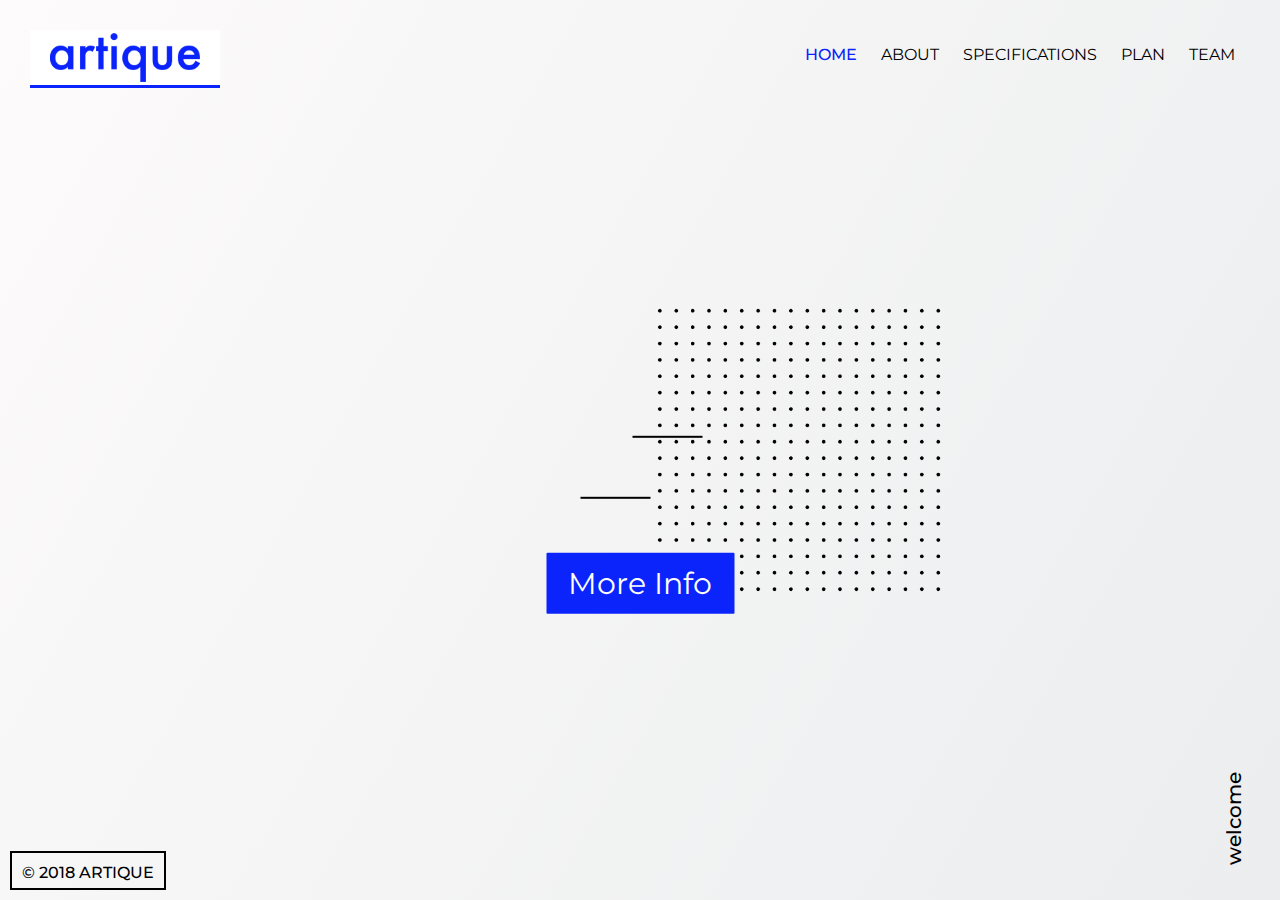
<file: index.html>
<!DOCTYPE html>
<html>
    <head>
        <title>ARTIQUE | HOME</title>
        <meta name="viewport" content="width=device-width, initial-scale=1, maximum-scale=1">
        <meta http-equiv="Content-Type" content="text/html; charset=utf-8"/>
        <link rel="stylesheet" type="text/css" href="css/index.css">
        <link rel="stylesheet" type="text/css" href="css/header.css">
        <link href="https://fonts.googleapis.com/css?family=Montserrat:400,500,700" rel="stylesheet">
        <link rel="shortcut icon" href="images/favicon.png"/>
    </head>
    <body>
        <div class="mobile-menu">
            <a href="index.html">HOME</a>
            <a href="about.html">ABOUT</a>
            <a href="specifications.html">SPECIFICATIONS</a>
            <a href="plan.html">PLAN</a>
            <a href="team.html">TEAM</a>
        </div>
        <section class="main-container">
            <a href="index.html">
                <img class="logo" src="images/artique-logo-main-blue.png">
            </a>
            <div class="nav-bar">
                <a href="index.html">HOME</a>
                <a href="about.html">ABOUT</a>
                <a href="specifications.html">SPECIFICATIONS</a>
                <a href="plan.html">PLAN</a>
                <a href="team.html">TEAM</a>
            </div>
            <div onclick="menutoggle();" id="hamburger" class="hamburger hamburger--slider">
                <div class="hamburger-box">
                    <div class="hamburger-inner"></div>
                </div>
            </div>
            <div class="left-side"></div>
            <div class="center-text">
                <h1><span class="thin fade-in-two">THIS IS </span><span class="primary fade-in">ARTIQUE</span></h1>
                <br>
                <div class="underline-1 side-to-side"></div>
                <br>
                <h2 class="fade-in-three">Where artists meet</h2>
                <br>
                <div class="underline-2 inverse-side-to-side"></div>
                <br>
                <a href="about.html">
                    <div class="more-info-button">More Info</div>
                </a>
            </div>
            <p class="welcome">welcome</p>
            <div class="right-vertical-line expand-up"></div>
            <p class="copyright">© 2018 ARTIQUE</p>
            <img class="dots" src="images/dots.png">
        </section>
        <script type="text/javascript" src="https://code.jquery.com/jquery-3.2.1.min.js"></script>
        <script type="text/javascript" src="js/header.js"></script>
    </body>
</html>
</file>
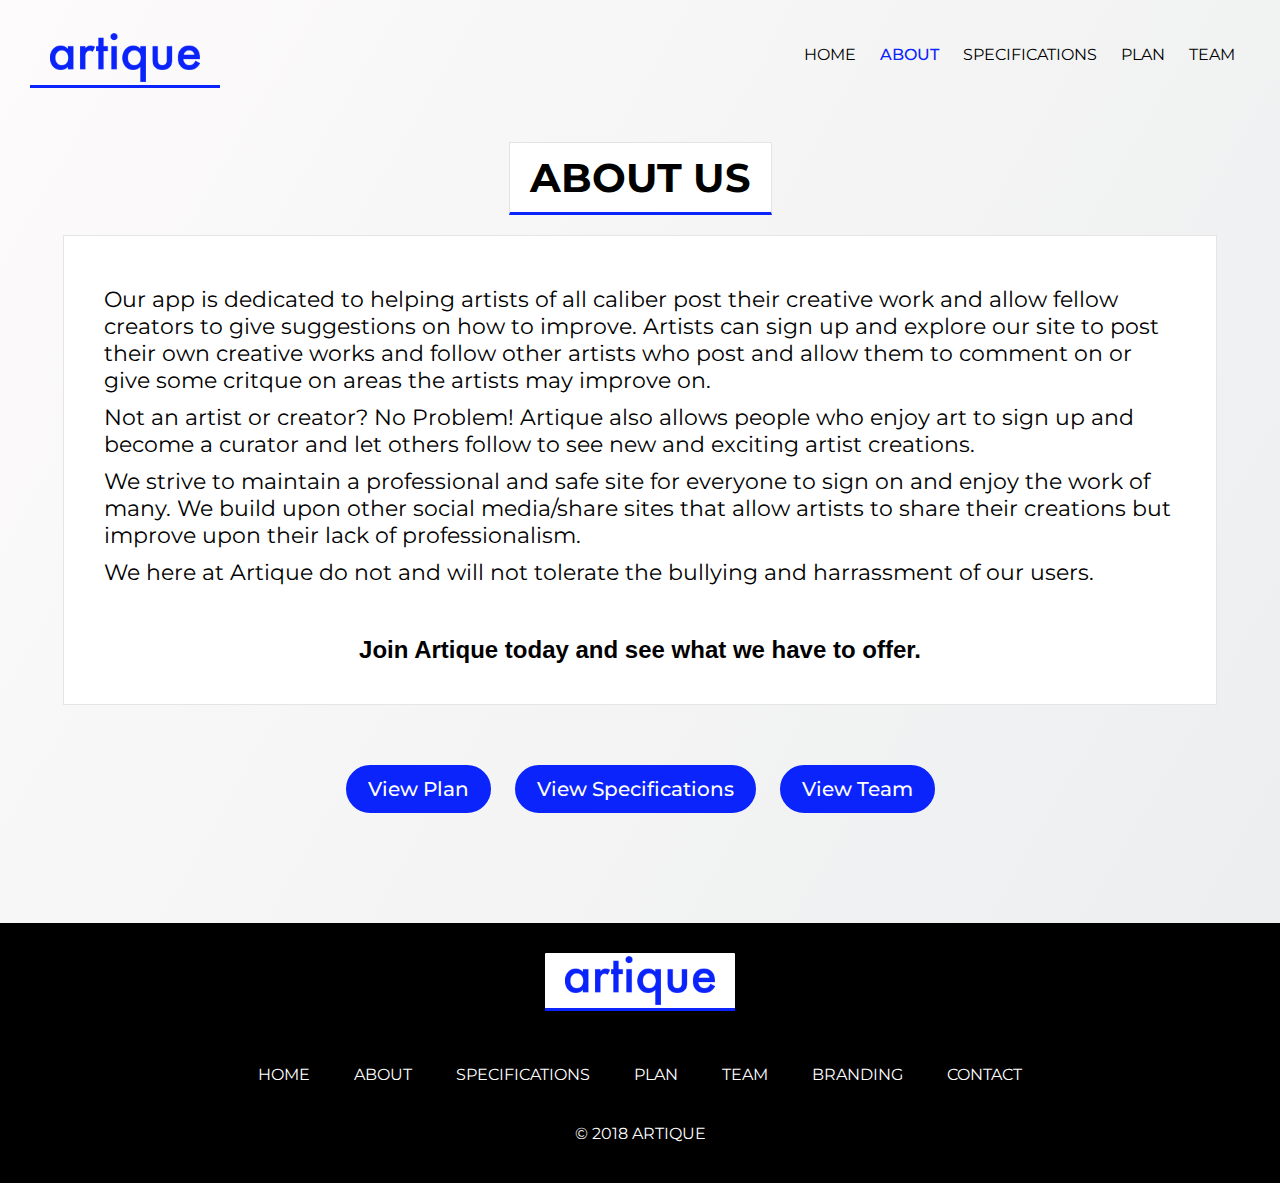
<file: about.html>
<!DOCTYPE html>
<html>
    <head>
        <title>ARTIQUE | ABOUT</title>
        <meta name="viewport" content="width=device-width, initial-scale=1, maximum-scale=1">
        <meta http-equiv="Content-Type" content="text/html; charset=utf-8"/>
        <link rel="stylesheet" type="text/css" href="css/about.css">
        <link rel="stylesheet" type="text/css" href="css/header.css">
        <link rel="stylesheet" type="text/css" href="css/footer.css">
        <link href="https://fonts.googleapis.com/css?family=Montserrat:400,500,700" rel="stylesheet">
        <link rel="shortcut icon" href="images/favicon.png"/>
    </head>
    <body>
        <div class="mobile-menu">
            <a href="index.html">HOME</a>
            <a href="about.html">ABOUT</a>
            <a href="specifications.html">SPECIFICATIONS</a>
            <a href="plan.html">PLAN</a>
            <a href="team.html">TEAM</a>
        </div>
        <section class="main-container">
            <a href="index.html">
                <img class="logo" src="images/artique-logo-main-blue.png">
            </a>
            <div class="nav-bar">
                <a href="index.html">HOME</a>
                <a href="about.html">ABOUT</a>
                <a href="specifications.html">SPECIFICATIONS</a>
                <a href="plan.html">PLAN</a>
                <a href="team.html">TEAM</a>
            </div>
            <div onclick="menutoggle();" id="hamburger" class="hamburger hamburger--slider">
                <div class="hamburger-box">
                    <div class="hamburger-inner"></div>
                </div>
            </div>
            <!-- START HERE -->
            <div class="about-main">
                <h1 class="main-title">ABOUT US</h1>
                <div class="info-container">
                    <p>Our app is dedicated to helping artists of all caliber post their creative work and allow fellow creators to give suggestions on how to improve. Artists can sign up and explore our site to post their own creative works and follow other artists who post and allow them to comment on or give some critque on areas the artists may improve on.</p>
                    <p>Not an artist or creator? No Problem! Artique also allows people who enjoy art to sign up and become a curator and let others follow to see new and exciting artist creations.</p>
                    <p>We strive to maintain a professional and safe site for everyone to sign on and enjoy the work of many. We build upon other social media/share sites that allow artists to share their creations but improve upon their lack of professionalism.</p>
                    <p>We here at Artique do not and will not tolerate the bullying and harrassment of our users.</p>
                    <h2 class="center-text arial">Join Artique today and see what we have to offer.</h2>
                </div>
            </div>
            <div class="primary-btn-container">
                <a href="plan.html" class="primary-btn">View Plan</a>
                <a href="specifications.html" class="primary-btn">View Specifications</a>
                <a href="team.html" class="primary-btn">View Team</a>
            </div>
        </section>
        <div class="footer">
            <a href="index.html">
                <img class="logo" src="images/artique-logo-main-blue.png">
            </a>
            <br>
            <div class="link-container">
                <a href="index.html">HOME</a>
                <a href="about.html">ABOUT</a>
                <a href="specifications.html">SPECIFICATIONS</a>
                <a href="plan.html">PLAN</a>
                <a href="team.html">TEAM</a>
                <a href="branding.html">BRANDING</a>
                <a href="contact.html">CONTACT</a>
            </div>
            <p class="copyright">© 2018 ARTIQUE</p>
        </div>
        <script type="text/javascript" src="https://code.jquery.com/jquery-3.2.1.min.js"></script>
        <script type="text/javascript" src="js/header.js"></script>
    </body>
</html>
</file>
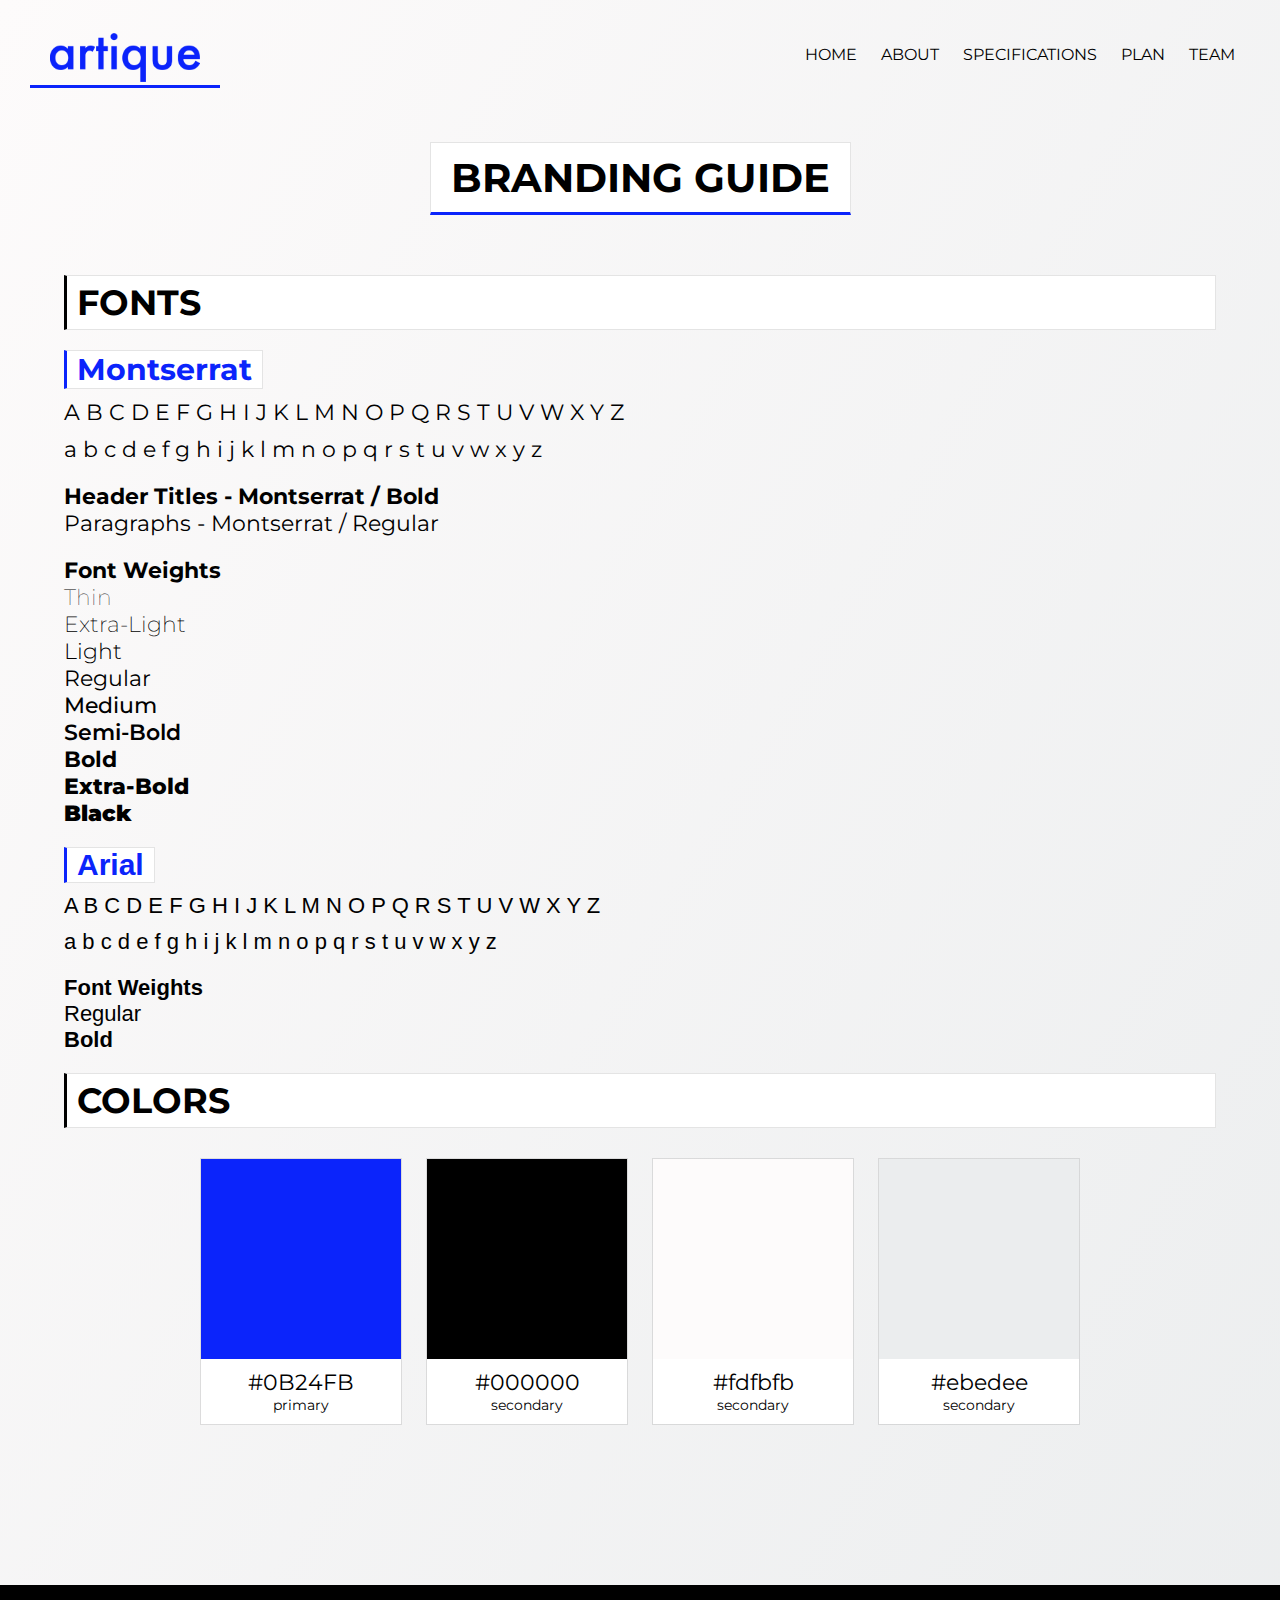
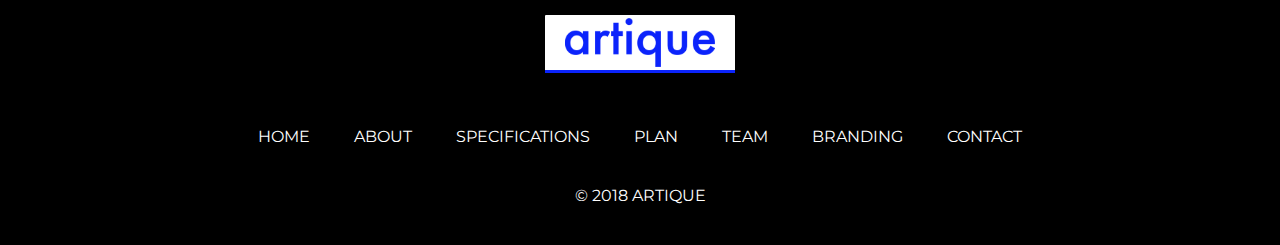
<file: branding.html>
<!DOCTYPE html>
<html>
    <head>
        <title>ARTIQUE | BRANDING</title>
        <meta name="viewport" content="width=device-width, initial-scale=1, maximum-scale=1">
        <meta http-equiv="Content-Type" content="text/html; charset=utf-8" />
        <link rel="stylesheet" type="text/css" href="css/branding.css">
        <link rel="stylesheet" type="text/css" href="css/header.css">
        <link rel="stylesheet" type="text/css" href="css/footer.css">
        <link href="https://fonts.googleapis.com/css?family=Montserrat:100,200,300,400,500,600,700,800,900" rel="stylesheet">
        <link rel="shortcut icon" href="images/favicon.png"/>
    </head>
    <body>
        <div class="mobile-menu">
            <a href="index.html">HOME</a>
            <a href="about.html">ABOUT</a>
            <a href="specifications.html">SPECIFICATIONS</a>
            <a href="plan.html">PLAN</a>
            <a href="team.html">TEAM</a>
        </div>
        <section class="main-container branding-main">
            <a href="index.html">
                <img class="logo" src="images/artique-logo-main-blue.png">
            </a>
            <div class="nav-bar">
                <a href="index.html">HOME</a>
                <a href="about.html">ABOUT</a>
                <a href="specifications.html">SPECIFICATIONS</a>
                <a href="plan.html">PLAN</a>
                <a href="team.html">TEAM</a>
            </div>
            <div onclick="menutoggle();" id="hamburger" class="hamburger hamburger--slider">
                <div class="hamburger-box">
                    <div class="hamburger-inner"></div>
                </div>
            </div>
            <div class="title-container">
                <h1 class="main-title">BRANDING GUIDE</h1>
            </div>
            <div class="branding-guide-container">
                <div class="branding-guide">
                    <h2>FONTS</h2>
                    <h3 class="montserrat">Montserrat</h3>
                    <p class="montserrat abc">A B C D E F G H I J K L M N O P Q R S T U V W X Y Z</p>
                    <p class="montserrat abc">a b c d e f g h i j k l m n o p q r s t u v w x y z</p>
                    <p class="montserrat fw700 bold-title">Header Titles - Montserrat / Bold</p>
                    <p class="montserrat fw400">Paragraphs - Montserrat / Regular</p>
                    <p class="montserrat bold-title fw700">Font Weights</p>
                    <p class="montserrat fw100">Thin</p>
                    <p class="montserrat fw200">Extra-Light</p>
                    <p class="montserrat fw300">Light</p>
                    <p class="montserrat fw400">Regular</p>
                    <p class="montserrat fw500">Medium</p>
                    <p class="montserrat fw600">Semi-Bold</p>
                    <p class="montserrat fw700">Bold</p>
                    <p class="montserrat fw800">Extra-Bold</p>
                    <p class="montserrat fw900">Black</p>
                    
                    <h3 class="arial">Arial</h3>
                    <p class="arial abc">A B C D E F G H I J K L M N O P Q R S T U V W X Y Z</p>
                    <p class="arial abc">a b c d e f g h i j k l m n o p q r s t u v w x y z</p>
                    <p class="arial bold-title fw700">Font Weights</p>
                    <p class="arial fw400">Regular</p>
                    <p class="arial fw700">Bold</p>
                    <h2>COLORS</h2>
                    <div class="color-container">
                        <div class="color-block">
                            <div class="color-block-color color-0B24FB"></div>
                            <div class="color-block-info">
                                <p>#0B24FB</p>
                                <p class="color-block-info-type">primary</p>
                            </div>
                        </div>
                        <div class="color-block">
                            <div class="color-block-color color-000000"></div>
                            <div class="color-block-info">
                                <p>#000000</p>
                                <p class="color-block-info-type">secondary</p>
                            </div>
                        </div>
                        <div class="color-block">
                            <div class="color-block-color color-fdfbfb"></div>
                            <div class="color-block-info">
                                <p>#fdfbfb</p>
                                <p class="color-block-info-type">secondary</p>
                            </div>
                        </div>
                        <div class="color-block">
                            <div class="color-block-color color-ebedee"></div>
                            <div class="color-block-info">
                                <p>#ebedee</p>
                                <p class="color-block-info-type">secondary</p>
                            </div>
                        </div>
                    </div>
                </div>
            </div>
        </section>
        <div class="footer">
            <a href="index.html">
                <img class="logo" src="images/artique-logo-main-blue.png">
            </a>
            <br>
            <div class="link-container">
                <a href="index.html">HOME</a>
                <a href="about.html">ABOUT</a>
                <a href="specifications.html">SPECIFICATIONS</a>
                <a href="plan.html">PLAN</a>
                <a href="team.html">TEAM</a>
                <a href="branding.html">BRANDING</a>
                <a href="contact.html">CONTACT</a>
            </div>
            <p class="copyright">© 2018 ARTIQUE</p>
        </div>
        <script type="text/javascript" src="https://code.jquery.com/jquery-3.2.1.min.js"></script>
        <script type="text/javascript" src="js/header.js"></script>
    </body>
</html>
</file>
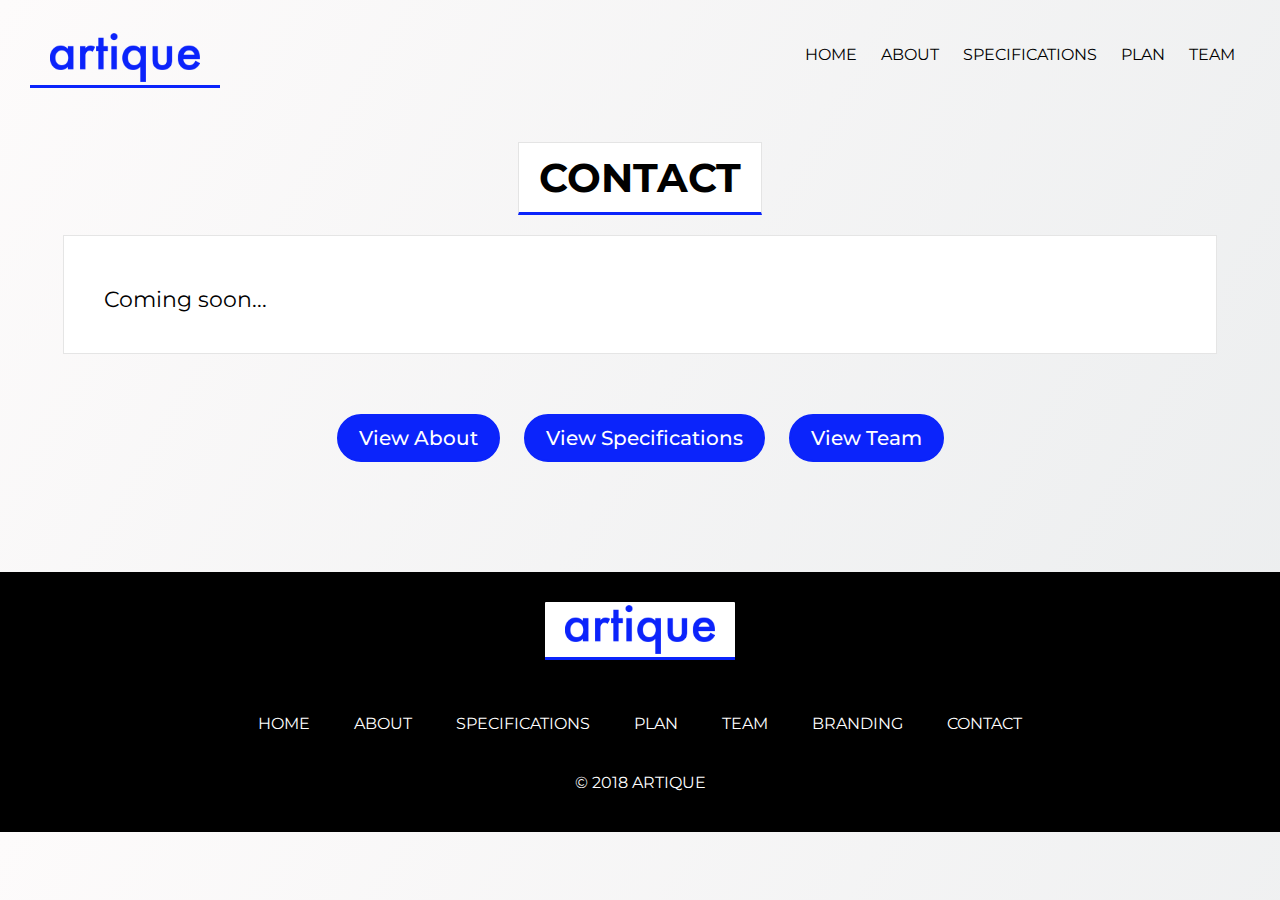
<file: contact.html>
<!DOCTYPE html>
<html>
    <head>
        <title>ARTIQUE | CONTACT</title>
        <meta name="viewport" content="width=device-width, initial-scale=1, maximum-scale=1">
        <meta http-equiv="Content-Type" content="text/html; charset=utf-8"/>
        <link rel="stylesheet" type="text/css" href="css/contact.css">
        <link rel="stylesheet" type="text/css" href="css/header.css">
        <link rel="stylesheet" type="text/css" href="css/footer.css">
        <link href="https://fonts.googleapis.com/css?family=Montserrat:400,500,700" rel="stylesheet">
        <link rel="shortcut icon" href="images/favicon.png"/>
    </head>
    <body>
        <div class="mobile-menu">
            <a href="index.html">HOME</a>
            <a href="about.html">ABOUT</a>
            <a href="specifications.html">SPECIFICATIONS</a>
            <a href="plan.html">PLAN</a>
            <a href="team.html">TEAM</a>
        </div>
        <section class="main-container">
            <a href="index.html">
                <img class="logo" src="images/artique-logo-main-blue.png">
            </a>
            <div class="nav-bar">
                <a href="index.html">HOME</a>
                <a href="about.html">ABOUT</a>
                <a href="specifications.html">SPECIFICATIONS</a>
                <a href="plan.html">PLAN</a>
                <a href="team.html">TEAM</a>
            </div>
            <div onclick="menutoggle();" id="hamburger" class="hamburger hamburger--slider">
                <div class="hamburger-box">
                    <div class="hamburger-inner"></div>
                </div>
            </div>
            <!-- START HERE -->
            <div class="contact-main">
                <h1 class="main-title">CONTACT</h1>
                <div class="info-container">
                    <p>Coming soon...</p>
                </div>
            </div>
            <div class="primary-btn-container">
                <a href="about.html" class="primary-btn">View About</a>
                <a href="specifications.html" class="primary-btn">View Specifications</a>
                <a href="team.html" class="primary-btn">View Team</a>
            </div>
        </section>
        <div class="footer">
            <a href="index.html">
                <img class="logo" src="images/artique-logo-main-blue.png">
            </a>
            <br>
            <div class="link-container">
                <a href="index.html">HOME</a>
                <a href="about.html">ABOUT</a>
                <a href="specifications.html">SPECIFICATIONS</a>
                <a href="plan.html">PLAN</a>
                <a href="team.html">TEAM</a>
                <a href="branding.html">BRANDING</a>
                <a href="contact.html">CONTACT</a>
            </div>
            <p class="copyright">© 2018 ARTIQUE</p>
        </div>
        <script type="text/javascript" src="https://code.jquery.com/jquery-3.2.1.min.js"></script>
        <script type="text/javascript" src="js/header.js"></script>
    </body>
</html>
</file>
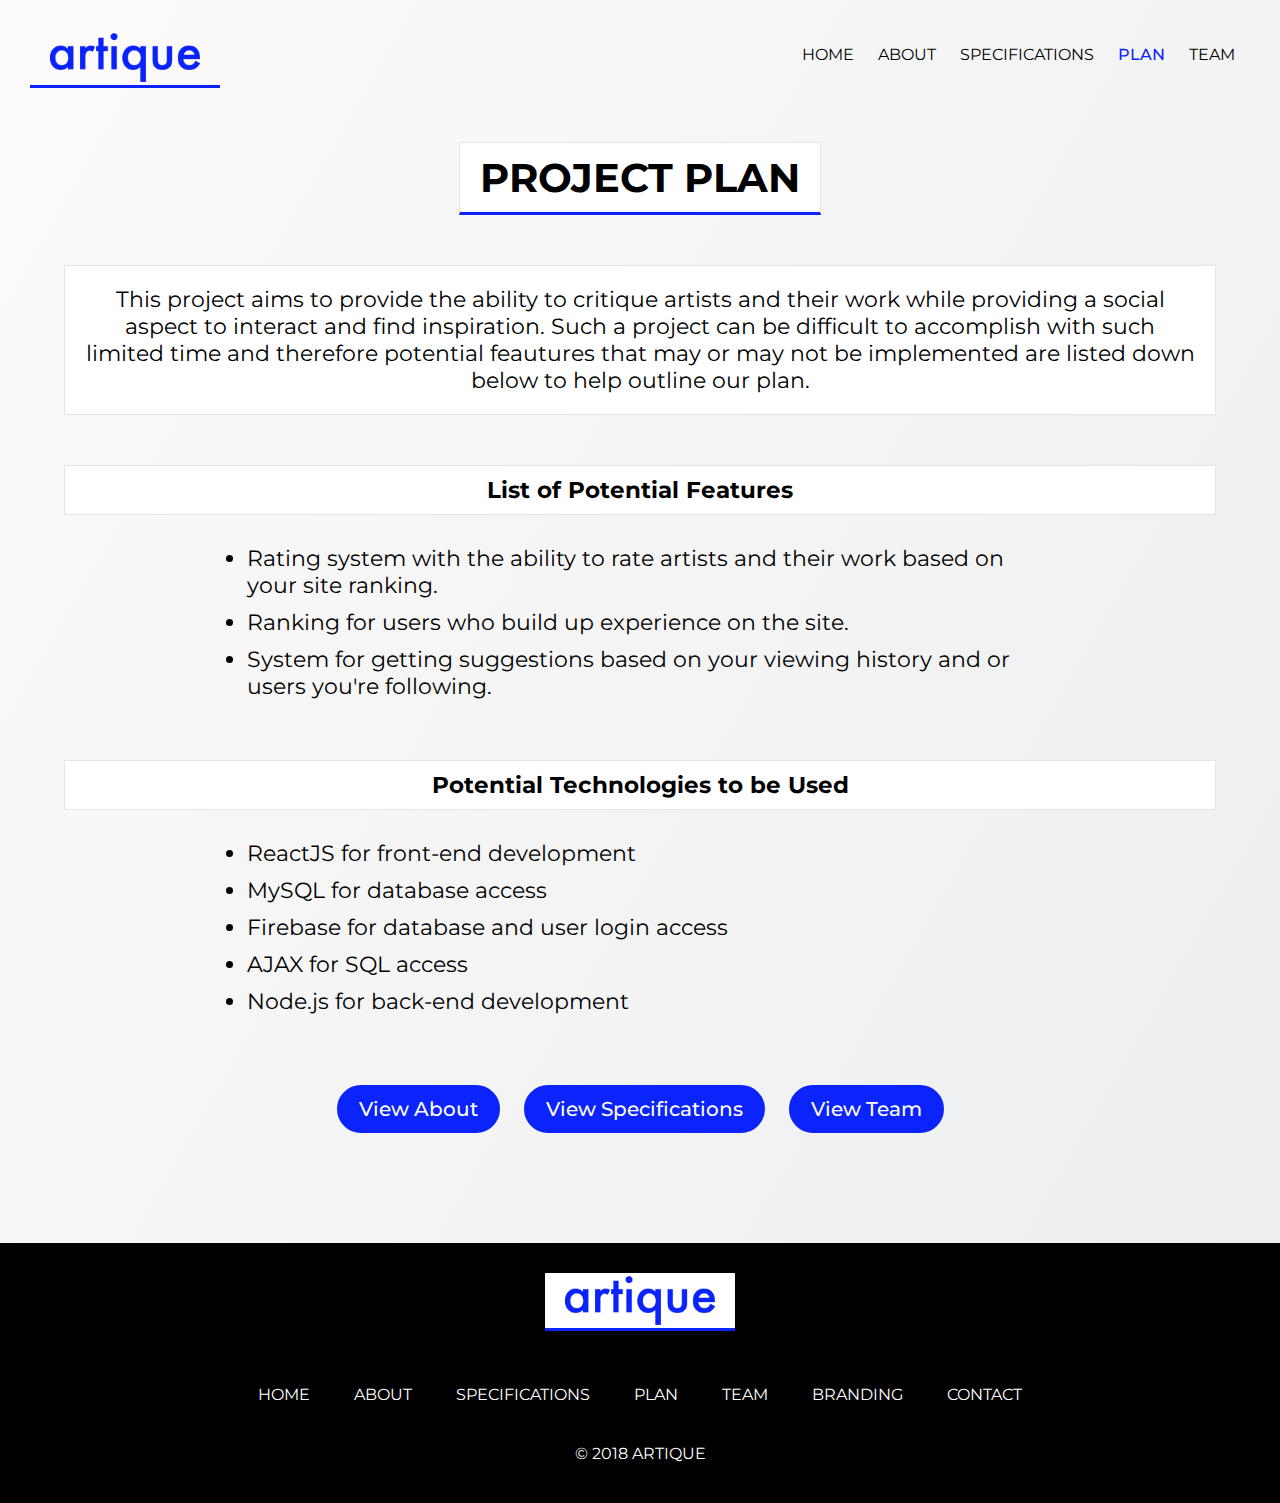
<file: plan.html>
<!DOCTYPE html>
<html>
    <head>
        <title>ARTIQUE | PLAN</title>
        <meta name="viewport" content="width=device-width, initial-scale=1, maximum-scale=1">
        <meta http-equiv="Content-Type" content="text/html; charset=utf-8"/>
        <link rel="stylesheet" type="text/css" href="css/plan.css">
        <link rel="stylesheet" type="text/css" href="css/header.css">
        <link rel="stylesheet" type="text/css" href="css/footer.css">
        <link href="https://fonts.googleapis.com/css?family=Montserrat:400,500,700" rel="stylesheet">
        <link rel="shortcut icon" href="images/favicon.png"/>
    </head>
    <body>
        <div class="mobile-menu">
            <a href="index.html">HOME</a>
            <a href="about.html">ABOUT</a>
            <a href="specifications.html">SPECIFICATIONS</a>
            <a href="plan.html">PLAN</a>
            <a href="team.html">TEAM</a>
        </div>
        <section class="main-container">
            <a href="index.html">
                <img class="logo" src="images/artique-logo-main-blue.png">
            </a>
            <div class="nav-bar">
                <a href="index.html">HOME</a>
                <a href="about.html">ABOUT</a>
                <a href="specifications.html">SPECIFICATIONS</a>
                <a href="plan.html">PLAN</a>
                <a href="team.html">TEAM</a>
            </div>
            <div onclick="menutoggle();" id="hamburger" class="hamburger hamburger--slider">
                <div class="hamburger-box">
                    <div class="hamburger-inner"></div>
                </div>
            </div>
            <!-- START HERE -->
            <div class="plan-main">
                <h1 class="main-title">PROJECT PLAN</h1>
                <div class="info-container">
                    <p class="special-p">This project aims to provide the ability to critique artists and their work while providing a social aspect to interact and find inspiration. Such a project can be difficult to accomplish with such limited time and therefore potential feautures that may or may not be implemented are listed down below to help outline our plan.</p>
                    <h2>List of Potential Features</h2>
                    <ul>
                        <li>Rating system with the ability to rate artists and their work based on your site ranking.</li>
                        <li>Ranking for users who build up experience on the site.</li>
                        <li>System for getting suggestions based on your viewing history and or users you're following.</li>
                    </ul>
                    <h2>Potential Technologies to be Used</h2>
                    <ul>
                        <li>ReactJS for front-end development</li>
                        <li>MySQL for database access</li>
                        <li>Firebase for database and user login access</li>
                        <li>AJAX for SQL access</li>
                        <li>Node.js for back-end development</li>
                    </ul>
                </div>
            </div>
            <div class="primary-btn-container">
                <a href="about.html" class="primary-btn">View About</a>
                <a href="specifications.html" class="primary-btn">View Specifications</a>
                <a href="team.html" class="primary-btn">View Team</a>
            </div>
        </section>
        <div class="footer">
            <a href="index.html">
                <img class="logo" src="images/artique-logo-main-blue.png">
            </a>
            <br>
            <div class="link-container">
                <a href="index.html">HOME</a>
                <a href="about.html">ABOUT</a>
                <a href="specifications.html">SPECIFICATIONS</a>
                <a href="plan.html">PLAN</a>
                <a href="team.html">TEAM</a>
                <a href="branding.html">BRANDING</a>
                <a href="contact.html">CONTACT</a>
            </div>
            <p class="copyright">© 2018 ARTIQUE</p>
        </div>
        <script type="text/javascript" src="https://code.jquery.com/jquery-3.2.1.min.js"></script>
        <script type="text/javascript" src="js/header.js"></script>
    </body>
</html>
</file>
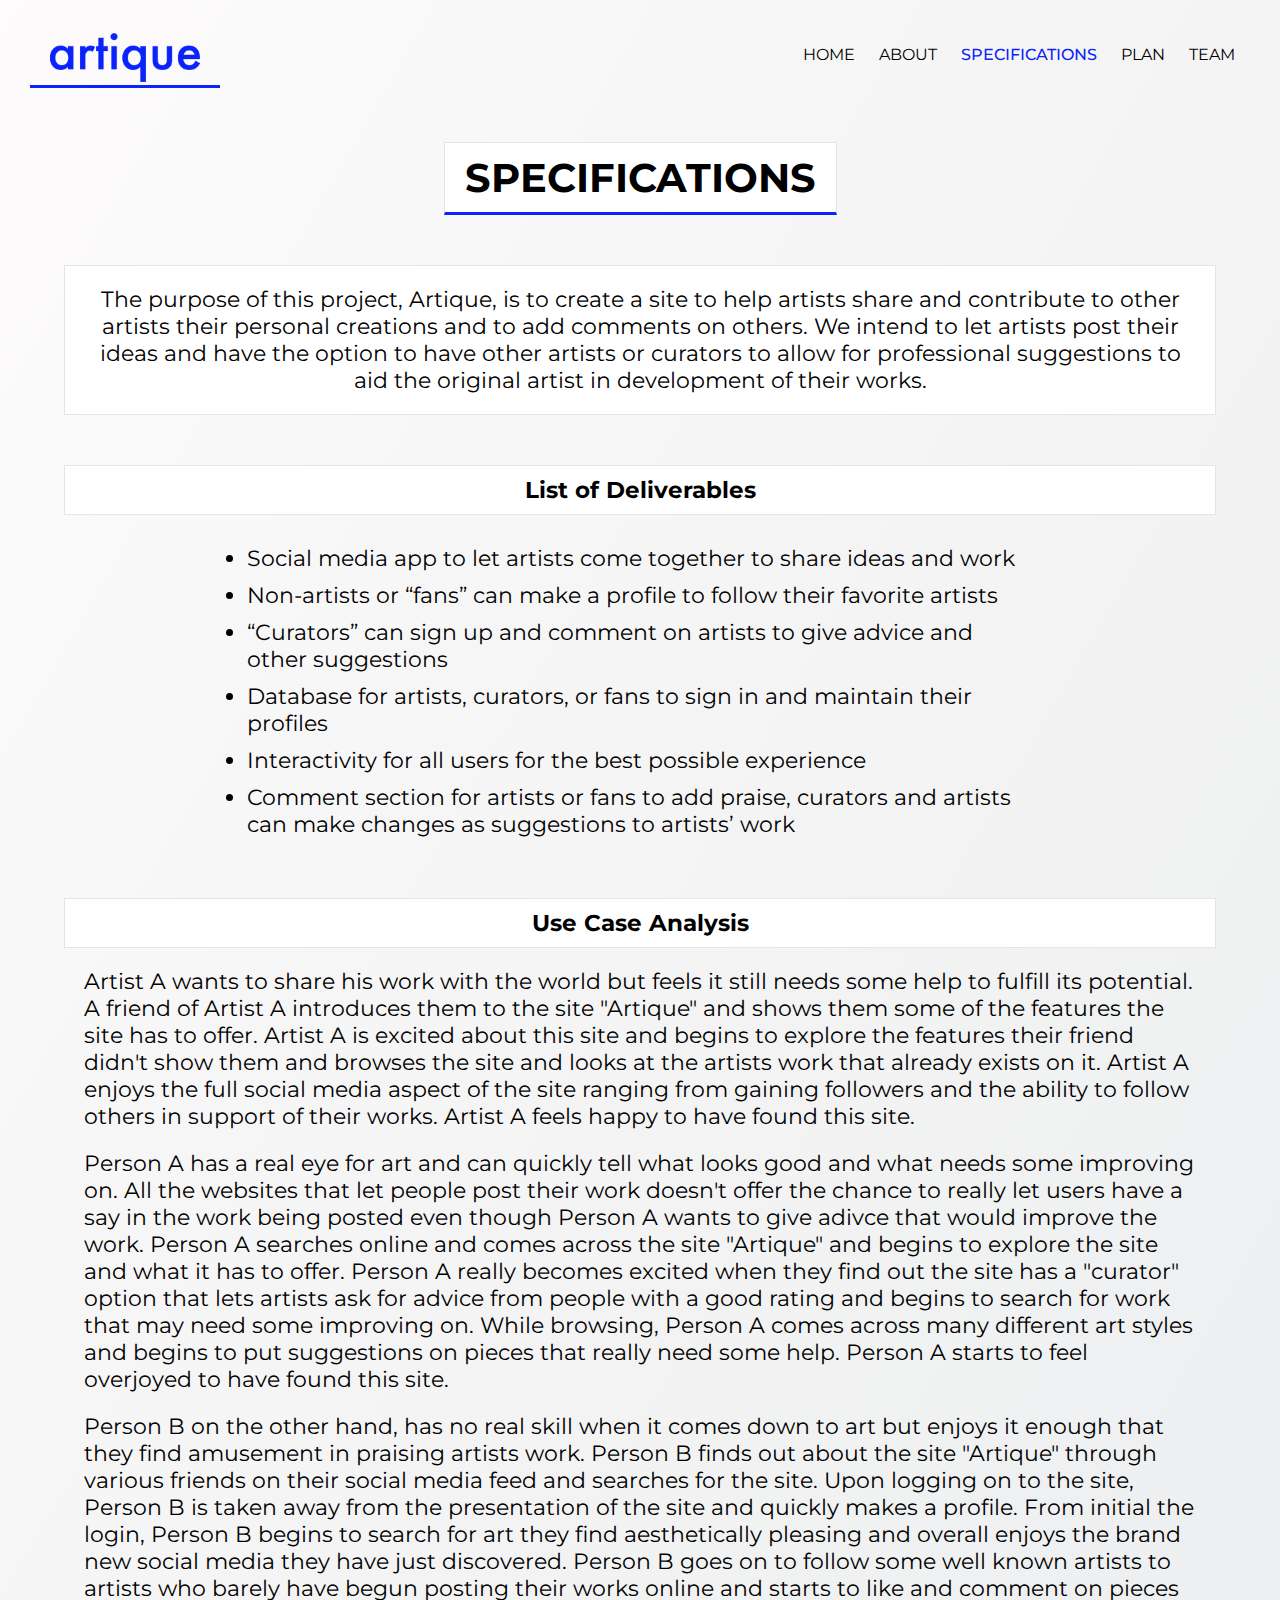
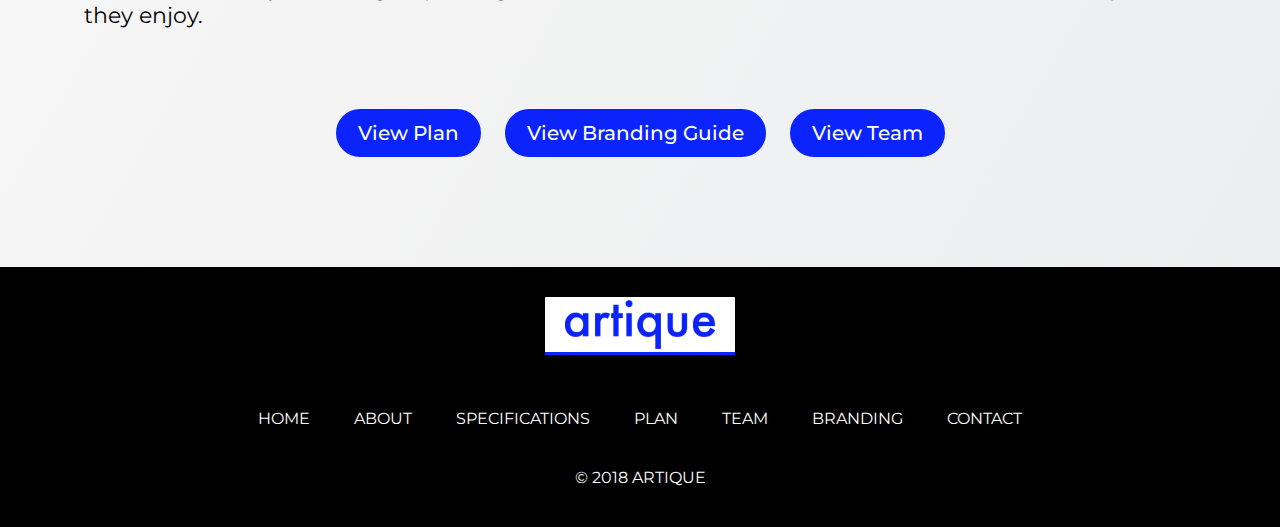
<file: specifications.html>
<!DOCTYPE html>
<html>
    <head>
        <title>ARTIQUE | SPECIFICATIONS</title>
        <meta name="viewport" content="width=device-width, initial-scale=1, maximum-scale=1">
        <meta http-equiv="Content-Type" content="text/html; charset=utf-8"/>
        <link rel="stylesheet" type="text/css" href="css/specifications.css">
        <link rel="stylesheet" type="text/css" href="css/header.css">
        <link rel="stylesheet" type="text/css" href="css/footer.css">
        <link href="https://fonts.googleapis.com/css?family=Montserrat:400,500,700" rel="stylesheet">
        <link rel="shortcut icon" href="images/favicon.png"/>
    </head>
    <body>
        <div class="mobile-menu">
            <a href="index.html">HOME</a>
            <a href="about.html">ABOUT</a>
            <a href="specifications.html">SPECIFICATIONS</a>
            <a href="plan.html">PLAN</a>
            <a href="team.html">TEAM</a>
        </div>
        <section class="main-container">
            <a href="index.html">
                <img class="logo" src="images/artique-logo-main-blue.png">
            </a>
            <div class="nav-bar">
                <a href="index.html">HOME</a>
                <a href="about.html">ABOUT</a>
                <a href="specifications.html">SPECIFICATIONS</a>
                <a href="plan.html">PLAN</a>
                <a href="team.html">TEAM</a>
            </div>
            <div onclick="menutoggle();" id="hamburger" class="hamburger hamburger--slider">
                <div class="hamburger-box">
                    <div class="hamburger-inner"></div>
                </div>
            </div>
            <!-- START HERE -->
            <div class="specifications-main">
                <h1 class="main-title">SPECIFICATIONS</h1>
                <div class="info-container">
                    <p class="special-p">The purpose of this project, Artique, is to create a site to help artists share and contribute to other artists their personal creations and to add comments on others. We intend to let artists post their ideas and have the option to have other artists or curators to allow for professional suggestions to aid the original artist in development of their works.</p>
                    <h2>List of Deliverables</h2>
                    <ul>
                        <li>Social media app to let artists come together to share ideas and work</li>
                        <li>Non-artists or “fans” can make a profile to follow their favorite artists</li>
                        <li>“Curators” can sign up and comment on artists to give advice and other suggestions</li>
                        <li>Database for artists, curators, or fans to sign in and maintain their profiles</li>
                        <li>Interactivity for all users for the best possible experience</li>
                        <li>Comment section for artists or fans to add praise, curators and artists can make changes as suggestions to artists’ work</li>
                    </ul>
                    <h2>Use Case Analysis</h2>
                    <p class="extra-margin">Artist A wants to share his work with the world but feels it still needs some help to fulfill its potential. A friend of Artist A introduces them to the site "Artique" and shows them some of the features the site has to offer. Artist A is excited about this site and begins to explore the features their friend didn't show them and browses the site and looks at the artists work that already exists on it. Artist A enjoys the full social media aspect of the site ranging from gaining followers and the ability to follow others in support of their works. Artist A feels happy to have found this site.</p>
                    <p class="extra-margin">Person A has a real eye for art and can quickly tell what looks good and what needs some improving on. All the websites that let people post their work doesn't offer the chance to really let users have a say in the work being posted even though Person A wants to give adivce that would improve the work. Person A searches online and comes across the site "Artique" and begins to explore the site and what it has to offer. Person A really becomes excited when they find out the site has a "curator" option that lets artists ask for advice from people with a good rating and begins to search for work that may need some improving on. While browsing, Person A comes across many different art styles and begins to put suggestions on pieces that really need some help. Person A starts to feel overjoyed to have found this site.</p>
                    <p class="extra-margin extra-margin-bottom">Person B on the other hand, has no real skill when it comes down to art but enjoys it enough that they find amusement in praising artists work. Person B finds out about the site "Artique" through various friends on their social media feed and searches for the site. Upon logging on to the site, Person B is taken away from the presentation of the site and quickly makes a profile. From initial the login, Person B begins to search for art they find aesthetically pleasing and overall enjoys the brand new social media they have just discovered. Person B goes on to follow some well known artists to artists who barely have begun posting their works online and starts to like and comment on pieces they enjoy.</p>
                    <div class="primary-btn-container">
                        <a href="plan.html" class="primary-btn">View Plan</a>
                        <a href="branding.html" class="primary-btn">View Branding Guide</a>
                        <a href="team.html" class="primary-btn">View Team</a>
                    </div>
                </div>
            </div>
            <div class="footer">
                <a href="index.html">
                    <img class="logo" src="images/artique-logo-main-blue.png">
                </a>
                <br>
                <div class="link-container">
                    <a href="index.html">HOME</a>
                    <a href="about.html">ABOUT</a>
                    <a href="specifications.html">SPECIFICATIONS</a>
                    <a href="plan.html">PLAN</a>
                    <a href="team.html">TEAM</a>
                    <a href="branding.html">BRANDING</a>
                    <a href="contact.html">CONTACT</a>
                </div>
                <p class="copyright">© 2018 ARTIQUE</p>
            </div>
        </section>
        <script type="text/javascript" src="https://code.jquery.com/jquery-3.2.1.min.js"></script>
        <script type="text/javascript" src="js/header.js"></script>
    </body>
</html>
</file>
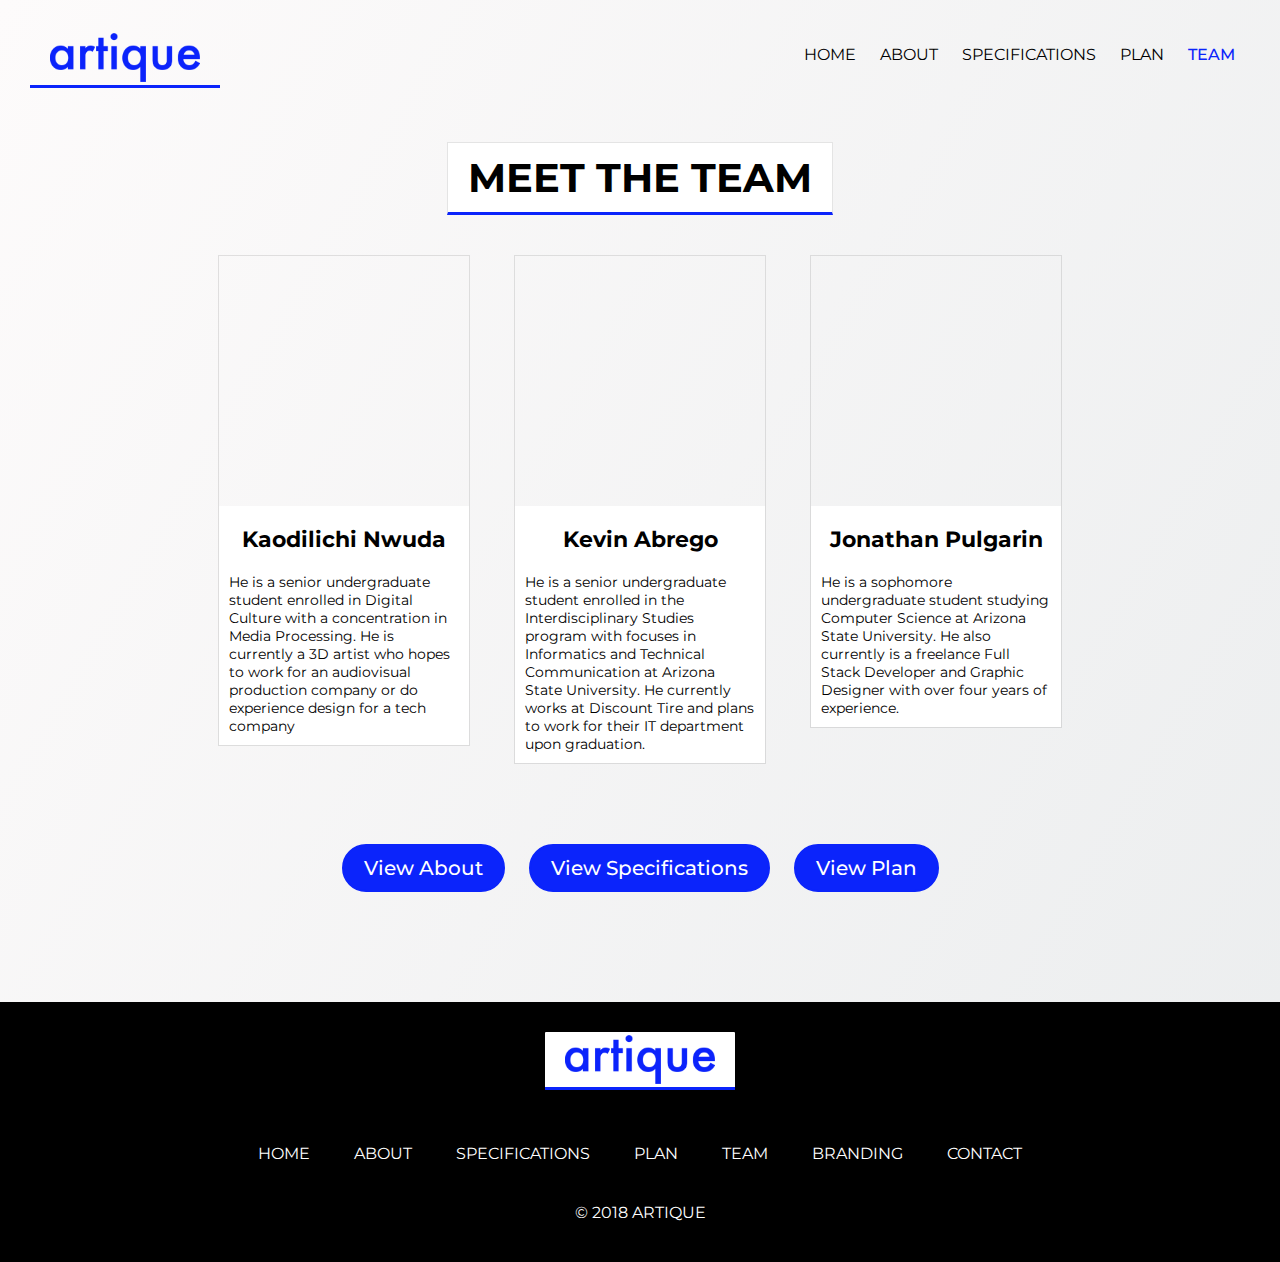
<file: team.html>
<!DOCTYPE html>
<html>
    <head>
        <title>ARTIQUE | TEAM</title>
        <meta name="viewport" content="width=device-width, initial-scale=1, maximum-scale=1">
        <meta http-equiv="Content-Type" content="text/html; charset=utf-8"/>
        <link rel="stylesheet" type="text/css" href="css/team.css">
        <link rel="stylesheet" type="text/css" href="css/header.css">
        <link rel="stylesheet" type="text/css" href="css/footer.css">
        <link href="https://fonts.googleapis.com/css?family=Montserrat:400,500,700" rel="stylesheet">
        <link rel="shortcut icon" href="images/favicon.png"/>
    </head>
    <body>
        <div class="mobile-menu">
            <a href="index.html">HOME</a>
            <a href="about.html">ABOUT</a>
            <a href="specifications.html">SPECIFICATIONS</a>
            <a href="plan.html">PLAN</a>
            <a href="team.html">TEAM</a>
        </div>
        <section class="main-container">
            <a href="index.html">
                <img class="logo" src="images/artique-logo-main-blue.png">
            </a>
            <div class="nav-bar">
                <a href="index.html">HOME</a>
                <a href="about.html">ABOUT</a>
                <a href="specifications.html">SPECIFICATIONS</a>
                <a href="plan.html">PLAN</a>
                <a href="team.html">TEAM</a>
            </div>
            <div onclick="menutoggle();" id="hamburger" class="hamburger hamburger--slider">
                <div class="hamburger-box">
                    <div class="hamburger-inner"></div>
                </div>
            </div>
            <!-- START HERE -->
            <div class="team-main">
                <h1 class="main-title">MEET THE TEAM</h1>
            </div>
            <div class="team-block-container">
                <div class="team-block">
                    <div class="team-block-image kendrickod"></div>
                    <div class="team-block-bio">
                        <h2>Kaodilichi Nwuda</h2>
                        <p>He is a senior undergraduate student enrolled in Digital Culture with a concentration in Media Processing. He is currently a 3D artist who hopes to work for an audiovisual production company or do experience design for a tech company</p>
                    </div>
                </div>
                <div class="team-block">
                    <div class="team-block-image phdinkappa"></div>
                    <div class="team-block-bio">
                        <h2>Kevin Abrego</h2>
                        <p>He is a senior undergraduate student enrolled in the Interdisciplinary Studies program with focuses in Informatics and Technical Communication at Arizona State University. He currently works at Discount Tire and plans to work for their IT department upon graduation.</p>
                    </div>
                </div>
                <div class="team-block">
                    <div class="team-block-image jonathanpulgarin"></div>
                    <div class="team-block-bio">
                        <h2>Jonathan Pulgarin</h2>
                        <p>He is a sophomore undergraduate student studying Computer Science at Arizona State University. He also currently is a freelance Full Stack Developer and Graphic Designer with over four years of experience.</p>
                    </div>
                </div>
            </div>
            <div class="primary-btn-container">
                <a href="about.html" class="primary-btn">View About</a>
                <a href="specifications.html" class="primary-btn">View Specifications</a>
                <a href="plan.html" class="primary-btn">View Plan</a>
            </div>
        </section>
        <div class="footer">
            <a href="index.html">
                <img class="logo" src="images/artique-logo-main-blue.png">
            </a>
            <br>
            <div class="link-container">
                <a href="index.html">HOME</a>
                <a href="about.html">ABOUT</a>
                <a href="specifications.html">SPECIFICATIONS</a>
                <a href="plan.html">PLAN</a>
                <a href="team.html">TEAM</a>
                <a href="branding.html">BRANDING</a>
                <a href="contact.html">CONTACT</a>
            </div>
            <p class="copyright">© 2018 ARTIQUE</p>
        </div>
        <script type="text/javascript" src="https://code.jquery.com/jquery-3.2.1.min.js"></script>
        <script type="text/javascript" src="js/header.js"></script>
    </body>
</html>
</file>
<file: css/index.css>
.logo {
    background-color: white;
}

.nav-bar a:nth-child(1) {
    color: #0B24FB;
    font-weight: 500;
}

.main-container {
    height: 100vh;
    width: 100vw;
}

.left-side {
    position: absolute;
    top: 0px;
    left: 0px;
    width: 50vw;
    height: 100vh;
    background-image: url("https://images.pexels.com/photos/911758/pexels-photo-911758.jpeg?auto=compress&cs=tinysrgb&dpr=2&h=650&w=940");
    background-size: cover;
    background-position: center;
    background-repeat: no-repeat;
    z-index: -1;
}

.center-text {
    /*font-family: 'Helvetica Neue', Helvetica, Arial, sans-serif;*/
    font-family: 'Montserrat', sans-serif;
    position: absolute;
    left: 50%;
    top: 50%;
    text-align: center;
    transform: translate(-50%, -40%);
    z-index: 2;
}

.center-text h1 {
    font-size: 60px;
}

.center-text h2 {
    display: inline-block;
    width: 300px;
    font-size: 25px;
    font-weight: 400;
    background-color: white;
    border-left: 2px black solid;
    border-bottom: 2px black solid;
}

.center-text .underline-1 {
    display: inline-block;
    width: 70px;
    height: 2px;
    margin-top: -20px;
    margin-left: 55px;
    background-color: black;
    margin-bottom: 10px;
}
.center-text .underline-2 {
    display: inline-block;
    width: 70px;
    height: 2px;
    margin-top: -20px;
    margin-left: -50px;
    background-color: black;
}

.thin {
    font-weight: 400;
    opacity: 0;
}

.primary {
    color: #0B24FB;
}

h1 .primary {
    background-color: white;
    padding: 5px 10px 5px 10px;
    border: 3px #0B24FB solid;
    opacity: 0;
}

.right-vertical-line {
    position: absolute;
    right: 30px;
    bottom: 30px;
    background-color: #0B24FB;
    height: 0px;
    width: 3px;
}

.welcome {
    font-family: 'Montserrat', sans-serif;
    font-size: 20px;
    position: absolute;
    right: 0px;
    bottom: 70px;
    transform: rotate(-90deg);
    font-weight: 500;
}

.more-info-button {
    display: inline-block;
    margin-top: 50px;
    color: white;
    font-size: 30px;
    padding: 10px 20px 10px 20px;
    border-radius: 1px;
    border: 2px #0B24FB solid;
    background-color: #0B24FB;
    transition: all 0.4s cubic-bezier(.25,.8,.25,1);
}

.more-info-button:hover {
    color: black;
    background-color: white;
}

.copyright {
    position: absolute;
    font-family: 'Montserrat', sans-serif;
    bottom: 10px;
    left: 10px;
    text-align: center;
    font-weight: 500;
    border: 2px black solid;
    padding: 10px 10px 6px 10px;
}

.dots {
    position: absolute;
    width: 300px;
    left: 50%;
    top: 50%;
    transform: translate(3%, -50%);
    z-index: -2;
}

.floating {
	animation: floating 6s cubic-bezier(.25,.8,.25,1) infinite;
}

.side-to-side {
	animation: side-to-side 3s cubic-bezier(.25,.8,.25,1) infinite;
}

.inverse-side-to-side {
	animation: inverse-side-to-side 7s cubic-bezier(.25,.8,.25,1) infinite;
}

.expand-up {
    animation: expand-up 1s cubic-bezier(.25,.8,.25,1) 3.5s forwards;
}

.fade-in {
    opacity: 0;
    animation: fade-in 1s cubic-bezier(.25,.8,.25,1) 2s forwards;
}

.fade-in-two {
    opacity: 0;
    animation: fade-in 1s cubic-bezier(.25,.8,.25,1) 1s forwards;
}

.fade-in-three {
    opacity: 0;
    animation: fade-in 1s cubic-bezier(.25,.8,.25,1) 3s forwards;
}

@keyframes floating {
	0% {
		transform: translatey(-50%);
	}
	50% {
		transform: translatey(calc(-50% - 40px));
	}
	100% {
		transform: translatey(-50%);
	}
}

@keyframes side-to-side {
	0% {
		transform: translatex(0px);
	}
	50% {
		transform: translatex(-40px);
	}
	100% {
		transform: translatex(0px);
	}
}

@keyframes inverse-side-to-side {
	0% {
		transform: translatex(0px);
	}
	50% {
		transform: translatex(60px);
	}
	100% {
		transform: translatex(0px);
	}
}

@keyframes expand-up {
	0% {
		height: 0px;
	}
	100% {
		height: 200px;
	}
}

@keyframes fade-in {
	0% {
		opacity: 0;
	}
	100% {
		opacity: 1;
	}
}

@media screen and (max-width: 630px) {
    .dots {
        left: unset;
        right: 10px;
    }
}

@media screen and (max-width: 320px) {
    .dots {
        width: 100%;
    }
}
</file>
<file: css/header.css>
* {
    margin: 0px;
    padding: 0px;
}

html {
    overflow-x: hidden;
    width: 100vw;
}

body {
    background-image: linear-gradient(120deg, #fdfbfb 0%, #ebedee 100%);
    overflow-x: hidden;
    width: 100vw;
}

a {
    text-decoration: none;
}


/*!
 * Hamburgers
 * @description Tasty CSS-animated hamburgers
 * @author Jonathan Suh @jonsuh
 * @site https://jonsuh.com/hamburgers
 * @link https://github.com/jonsuh/hamburgers
 */

 .hamburger {
    padding: 10px 8px;
    display: inline-block;
    cursor: pointer;
    transition-property: opacity, filter;
    transition-duration: 0.15s;
    transition-timing-function: linear;
    font: inherit;
    color: inherit;
    text-transform: none;
    background-color: transparent;
    border: 0;
    margin: 0;
    overflow: visible; 
}
.hamburger:hover {
    opacity: 1; 
}
.hamburger-box {
    width: 30px;
    height: 16px;
    display: inline-block;
    position: relative; 
}
.hamburger-inner {
    display: block;
    top: 50%;
    margin-top: -2px; 
}
.hamburger-inner, .hamburger-inner::before, .hamburger-inner::after {
    width: 30px;
    height: 2px;
    background-color: #0B24FB;
    border-radius: 3px;
    position: absolute;
    transition-property: transform;
    transition-duration: 0.15s;
    transition-timing-function: ease; 
}
.hamburger-inner::before, .hamburger-inner::after {
    content: "";
    display: block; 
}
.hamburger-inner::before {
    top: -10px; 
}
.hamburger-inner::after {
    bottom: -10px; 
}
  
  /*
   * Slider
   */

.hamburger--slider .hamburger-inner {
    top: 2px; 
}
.hamburger--slider .hamburger-inner::before {
    top: 10px;
    transition-property: transform, opacity;
    transition-timing-function: ease;
    transition-duration: 0.15s; 
}
.hamburger--slider .hamburger-inner::after {
    top: 20px; 
}
.hamburger--slider.is-active .hamburger-inner {
    transform: translate3d(0, 10px, 0) rotate(45deg); 
}
.hamburger--slider.is-active .hamburger-inner::before {
    transform: rotate(-45deg) translate3d(-5.71429px, -6px, 0);
    opacity: 0; 
}
.hamburger--slider.is-active .hamburger-inner::after {
    transform: translate3d(0, -20px, 0) rotate(-90deg);
}

/*--------------------End Hamburgers--------------------*/

#hamburger {
    position: absolute;
    z-index: 200;
    display: none;
    top: 40px;
    right: 20px;
    transition: all 0.4s cubic-bezier(.25,.8,.25,1);
    border : 1px rgba(0, 0, 0, 0.0) solid;
}

.nav-bar {
    font-family: 'Montserrat', sans-serif;
    margin: 45px;
    float: right;
}

.nav-bar a {
    color: black;
    margin-left: 20px;
    transition: all 0.4s cubic-bezier(.25,.8,.25,1);
}

.nav-bar a:hover {
    opacity: 0.3;
}

.logo {
    position: relative;
    width: 150px;
    margin: 30px;
    padding: 3px 20px 3px 20px;
    border-top-left-radius: 1px;
    border-top-right-radius: 1px;
    border-bottom: 3px #0B24FB solid;
    transition: all 0.4s cubic-bezier(.25,.8,.25,1);
    z-index: 200;
}

.logo:hover {
    background-color: rgba(255, 255, 355, 0);
}

.mobile-menu {
    position: fixed;
    width: 100%;
    height: 100vh;
    background-color: white;
    z-index: 150;
    left: 0px;
    right: 0px;
    padding-top: 120px;
    visibility: hidden;
    opacity: 0;
    transition: all 0.4s cubic-bezier(.25,.8,.25,1);
}

.mobile-menu a {
    color: black;
    display: block;
    width: 100%;
    text-align: center;
    font-family: 'Montserrat', sans-serif;
    font-size: 25px;
    border-bottom: 2px black solid;
    padding-top: 20px;
    padding-bottom: 20px;
    transition: all 0.4s cubic-bezier(.25,.8,.25,1);
}

.active-menu {
    visibility: visible;
    opacity: 1;
}

.mobile-menu a:nth-child(1) {
    border-top: 2px black solid;
}

.mobile-menu a:hover {
    color: white;
    background-color: black;
}

::-webkit-scrollbar {
    width: 5px;
}
::-webkit-scrollbar-thumb {
    background: black;
}
::-webkit-scrollbar-track {
    background: white;
}

@media screen and (min-width: 1024px) {
    .mobile-menu {
        visibility: hidden;
        opacity: 0;
    }
}

@media screen and (max-width: 1024px) {
    .nav-bar a {
        display: none;
    }
    #hamburger {
        display: block;
    }
}

@media screen and (max-width: 900px) {
    .logo {
        width: 150px;
        padding: 10px 10px 5px 10px;
    }
}

@media screen and (max-width: 550px) {
    .logo {
        width: 100px;
        padding: 10px 10px 5px 10px;
    }
}
</file>
<file: css/about.css>
.nav-bar a:nth-child(2) {
    color: #0B24FB;
    font-weight: 500;
}

.about-main {
    width: 100%;
    text-align: center;
}

.main-title {
    display: inline-block;
    font-family: 'Montserrat', Helvetica, Arial, sans-serif;
    font-size: 40px;
    margin: 20px;
    padding: 10px 20px 10px 20px;
    background-color: white;
    border-top: 1px rgba(0, 0, 0, 0.1) solid;
    border-left: 1px rgba(0, 0, 0, 0.1) solid;
    border-right: 1px rgba(0, 0, 0, 0.1) solid;
    border-bottom: 3px #0B24FB solid;
}

h1 {
    display: inline-block;
    font-family: 'Montserrat', Helvetica, Arial, sans-serif;
    font-size: 40px;
    margin: 20px;
}

.info-container {
    display: inline-block;
    width: calc(90% - 80px);
    background-color: white;
    padding: 40px;
    border: 1px rgba(0, 0, 0, 0.1) solid;
}

p {
    font-family: 'Montserrat', Helvetica, Arial, sans-serif;
    font-size: 22px;
    margin-top: 10px;
    text-align: left;
}

.center-text {
    text-align: center;
}

h2 {
    font-family: 'Montserrat', Helvetica, Arial, sans-serif;
    margin-top: 20px;
}

.arial {
    font-family: sans-serif;
    margin-top: 50px;
}

.primary-btn-container {
    width: 100%;
    text-align: center;
    padding-top: 50px;
}

.primary-btn {
    display: inline-block;
    margin: 10px;
    color: white;
    font-size: 20px;
    font-weight: 500;
    background-color: #0B24FB;
    border: 2px #0B24FB solid;
    border-radius: 50px;
    font-family: 'Montserrat', Helvetica, Arial, sans-serif;
    padding: 10px 20px 10px 20px;
    transition: all 0.4s cubic-bezier(.25,.8,.25,1);
}

.primary-btn:hover {
    color: black;
    background-color: white;
}

@media screen and (max-width: 600px) {
    p {
        font-size: 18px;
    }

    h2 {
        font-size: 20px;
    }

    .info-container {
        width: calc(90% - 40px);
        padding: 20px;
    }
}

@media screen and (max-width: 500px) {
    h1, .main-title {
        font-size: 30px;
    }
}

@media screen and (max-width: 400px) {
    h1, .main-title {
        font-size: 22px;
    }
}
</file>
<file: css/footer.css>
.footer {
    width: 100%;
    margin-top: 100px;
    background-color: black;
    text-align: center;
    padding-bottom: 20px;
}

.footer .logo {
    background-color: white;
}

.link-container {
    margin: 20px;
    display: inline-block;
}

.link-container a {
    color: white;
    font-size: 16px;
    font-family: 'Montserrat', Helvetica, Arial, sans-serif;
    margin: 20px;
    transition: all 0.4s cubic-bezier(.25,.8,.25,1);
}

.link-container a:hover {
    opacity: 0.5;
}

.copyright {
    font-family: 'Montserrat', Helvetica, Arial, sans-serif;
    font-size: 16px;
    color: white;
    margin: 20px;
    text-align: center;
}

@media screen and (max-width: 900px) {
    .link-container a {
        margin: 5px;
    }
}

@media screen and (max-width: 700px) {
    .link-container a {
        font-size: 14px;
    }
}

@media screen and (max-width: 600px) {
    .footer {
        padding-bottom: 30px;
    }
}

@media screen and (max-width: 400px) {
    .link-container {
        margin-top: 10px;
    }
    .footer .title {
        font-size: 30px;
    }
}
</file>
<file: css/branding.css>
.title-container {
    width: 100%;
    text-align: center;
}

.main-title {
    display: inline-block;
    font-family: 'Montserrat', Helvetica, Arial, sans-serif;
    font-size: 40px;
    margin: 20px;
    padding: 10px 20px 10px 20px;
    background-color: white;
    border-top: 1px rgba(0, 0, 0, 0.1) solid;
    border-left: 1px rgba(0, 0, 0, 0.1) solid;
    border-right: 1px rgba(0, 0, 0, 0.1) solid;
    border-bottom: 3px #0B24FB solid;
}

h1 {
    display: inline-block;
    font-family: 'Montserrat', Helvetica, Arial, sans-serif;
    font-size: 40px;
    margin: 20px;
}

.branding-guide-container {
    width: 100%;
    text-align: center;
    padding-bottom: 50px;
}

.branding-guide {
    display: inline-block;
    width: 90%;
    text-align: left;
    padding-top: 20px;
}

.branding-guide h2 {
    margin-top: 20px;
    font-family: 'Montserrat', Helvetica, Arial, sans-serif;
    font-size: 35px;
    background-color: white;
    padding: 5px 10px 5px 10px;
    border-left: 3px black solid;
    border-top: 1px rgba(0, 0, 0, 0.1) solid;
    border-right: 1px rgba(0, 0, 0, 0.1) solid;
    border-bottom: 1px rgba(0, 0, 0, 0.1) solid;
}

.branding-guide h3 {
    color: #0B24FB;
    font-size: 30px;
    margin-top: 20px;
    margin-bottom: 10px;
    border-right: 1px rgba(0, 0, 0, 0.1) solid;
    border-left: 3px #0B24FB solid;
    border-top: 1px rgba(0, 0, 0, 0.1) solid;
    border-bottom: 1px rgba(0, 0, 0, 0.1) solid;
    background-color: white;
    padding-right: 10px;
    padding-left: 10px;
    width: min-content;
}

.branding-guide p {
    font-size: 22px;
}

.branding-guide .color-block-info-type {
    font-size: 14px;
}

.montserrat {
    font-family: 'Montserrat', sans-serif;
}

.arial {
    font-family: Arial, sans-serif;
}

.normal {
    font-weight: 400;
}

.bold-title {
    margin-top: 20px;
}

.fw100 {
    font-weight: 100;
}
.fw200 {
    font-weight: 200;
}
.fw300 {
    font-weight: 300;
}
.fw400 {
    font-weight: 400;
}
.fw500 {
    font-weight: 500;
}
.fw600 {
    font-weight: 600;
}
.fw700 {
    font-weight: 700;
}
.fw800 {
    font-weight: 800;
}
.fw900 {
    font-weight: 900;
}

.font-table {
    width: 100%;
        margin-bottom: 50px;
}

.font-table td {
    vertical-align: top;
}

.abc {
    margin-bottom: 10px;
}

.color-container {
    width: 100%;
    margin-top: 20px;
    text-align: center;
}

.color-block {
    display: inline-block;
    margin: 10px;
    width: 200px;
    border: 1px rgba(0, 0, 0, 0.1) solid;
}

.color-block-color {
    width: 100%;
    height: 200px;
}

.color-ffffff {
    background-color: #ffffff;
}
.color-0B24FB {
    background-color: #0B24FB;
}
.color-000000 {
    background-color: #000000;
}
.color-fdfbfb{
    background-color: #fdfbfb;
}
.color-ebedee {
    background-color: #ebedee;
}

.color-block-info {
    width: 100%;
    background-color: white;
    text-align: center;
    font-family: 'Montserrat', Helvetica, Arial, sans-serif;
    padding: 10px 0px 10px 0px;
}

@media screen and (max-width: 950px) {
    .font-table td {
        display: block;
        width: 100%;
    }
}


@media screen and (max-width: 500px) {
    h1, .main-title {
        font-size: 30px;
    }
}

@media screen and (max-width: 400px) {
    h1, .main-title {
        font-size: 22px;
    }
}
</file>
<file: css/contact.css>
.contact-main {
    width: 100%;
    text-align: center;
}

.main-title {
    display: inline-block;
    font-family: 'Montserrat', Helvetica, Arial, sans-serif;
    font-size: 40px;
    margin: 20px;
    padding: 10px 20px 10px 20px;
    background-color: white;
    border-top: 1px rgba(0, 0, 0, 0.1) solid;
    border-left: 1px rgba(0, 0, 0, 0.1) solid;
    border-right: 1px rgba(0, 0, 0, 0.1) solid;
    border-bottom: 3px #0B24FB solid;
}

h1 {
    display: inline-block;
    font-family: 'Montserrat', Helvetica, Arial, sans-serif;
    font-size: 40px;
    margin: 20px;
}

.info-container {
    display: inline-block;
    width: calc(90% - 80px);
    background-color: white;
    padding: 40px;
    border: 1px rgba(0, 0, 0, 0.1) solid;
}

p {
    font-family: 'Montserrat', Helvetica, Arial, sans-serif;
    font-size: 22px;
    margin-top: 10px;
    text-align: left;
}

.center-text {
    text-align: center;
}

h2 {
    font-family: 'Montserrat', Helvetica, Arial, sans-serif;
    margin-top: 20px;
}

.arial {
    font-family: sans-serif;
    margin-top: 50px;
}

.primary-btn-container {
    width: 100%;
    text-align: center;
    padding-top: 50px;
}

.primary-btn {
    display: inline-block;
    margin: 10px;
    color: white;
    font-size: 20px;
    font-weight: 500;
    background-color: #0B24FB;
    border: 2px #0B24FB solid;
    border-radius: 50px;
    font-family: 'Montserrat', Helvetica, Arial, sans-serif;
    padding: 10px 20px 10px 20px;
    transition: all 0.4s cubic-bezier(.25,.8,.25,1);
}

.primary-btn:hover {
    color: black;
    background-color: white;
}

@media screen and (max-width: 600px) {
    p {
        font-size: 18px;
    }

    h2 {
        font-size: 20px;
    }

    .info-container {
        width: calc(90% - 40px);
        padding: 20px;
    }
}

@media screen and (max-width: 500px) {
    h1, .main-title {
        font-size: 30px;
    }
}

@media screen and (max-width: 400px) {
    h1, .main-title {
        font-size: 22px;
    }
}
</file>
<file: css/plan.css>
.nav-bar a:nth-child(4) {
    color: #0B24FB;
    font-weight: 500;
}

.plan-main {
    width: 100%;
    text-align: center;
}

.main-title {
    display: inline-block;
    font-family: 'Montserrat', Helvetica, Arial, sans-serif;
    font-size: 40px;
    margin: 20px;
    padding: 10px 20px 10px 20px;
    background-color: white;
    border-top: 1px rgba(0, 0, 0, 0.1) solid;
    border-left: 1px rgba(0, 0, 0, 0.1) solid;
    border-right: 1px rgba(0, 0, 0, 0.1) solid;
    border-bottom: 3px #0B24FB solid;
}

h1 {
    display: inline-block;
    font-family: 'Montserrat', Helvetica, Arial, sans-serif;
    font-size: 40px;
    margin: 20px;
}

.info-container {
    display: inline-block;
    width: 90%;
    padding-top: 20px;
}

.special-p {
    background-color: white;
    border: 1px rgba(0, 0, 0, 0.1) solid;
    padding: 20px;
}

p {
    font-family: 'Montserrat', Helvetica, Arial, sans-serif;
    font-size: 22px;
    margin-top: 10px;
    text-align: center;
}

h2 {
    font-size: 23px;
    font-family: 'Montserrat', Helvetica, Arial, sans-serif;
    margin-top: 50px;
    margin-bottom: 20px;
    background-color: white;
    padding-top: 10px;
    padding-bottom: 10px;
    border: 1px rgba(0, 0, 0, 0.1) solid;
}

ul {
    display: inline-block;
    width: 70%;
}

li {
    font-family: 'Montserrat', Helvetica, Arial, sans-serif;
    text-align: left;
    font-size: 22px;
    margin: 10px;
}

.extra-margin {
    margin: 20px;
    text-align: left;
}

.primary-btn-container {
    width: 100%;
    text-align: center;
    padding-top: 50px;
}

.primary-btn {
    display: inline-block;
    margin: 10px;
    color: white;
    font-size: 20px;
    font-weight: 500;
    background-color: #0B24FB;
    border: 2px #0B24FB solid;
    border-radius: 50px;
    font-family: 'Montserrat', Helvetica, Arial, sans-serif;
    padding: 10px 20px 10px 20px;
    transition: all 0.4s cubic-bezier(.25,.8,.25,1);
}

.primary-btn:hover {
    color: black;
    background-color: white;
}

@media screen and (max-width: 600px) {
    p {
        font-size: 18px;
    }
    li {
        font-size: 18px;
    }
}

@media screen and (max-width: 500px) {
    h1, .main-title {
        font-size: 30px;
    }
    h2 {
        font-size: 20px;
    }
}

@media screen and (max-width: 400px) {
    h1, .main-title {
        font-size: 22px;
    }
    h2 {
        font-size: 18px;
    }
}
</file>
<file: css/specifications.css>
.nav-bar a:nth-child(3) {
    color: #0B24FB;
    font-weight: 500;
}

.specifications-main {
    width: 100%;
    text-align: center;
}

.main-title {
    display: inline-block;
    font-family: 'Montserrat', Helvetica, Arial, sans-serif;
    font-size: 40px;
    margin: 20px;
    padding: 10px 20px 10px 20px;
    background-color: white;
    border-top: 1px rgba(0, 0, 0, 0.1) solid;
    border-left: 1px rgba(0, 0, 0, 0.1) solid;
    border-right: 1px rgba(0, 0, 0, 0.1) solid;
    border-bottom: 3px #0B24FB solid;
}

h1 {
    display: inline-block;
    font-family: 'Montserrat', Helvetica, Arial, sans-serif;
    font-size: 40px;
    margin: 20px;
}

.info-container {
    display: inline-block;
    width: 90%;
    padding-top: 20px;
}

.special-p {
    background-color: white;
    border: 1px rgba(0, 0, 0, 0.1) solid;
    padding: 20px;
}

p {
    font-family: 'Montserrat', Helvetica, Arial, sans-serif;
    font-size: 22px;
    margin-top: 10px;
    text-align: center;
}

h2 {
    font-size: 23px;
    font-family: 'Montserrat', Helvetica, Arial, sans-serif;
    margin-top: 50px;
    margin-bottom: 20px;
    background-color: white;
    padding-top: 10px;
    padding-bottom: 10px;
    border: 1px rgba(0, 0, 0, 0.1) solid;
}

ul {
    display: inline-block;
    width: 70%;
}

li {
    font-family: 'Montserrat', Helvetica, Arial, sans-serif;
    text-align: left;
    font-size: 22px;
    margin: 10px;
}

.extra-margin {
    margin: 20px;
    text-align: left;
}

.primary-btn-container {
    width: 100%;
    text-align: center;
    padding-top: 50px;
}

.primary-btn {
    display: inline-block;
    margin: 10px;
    color: white;
    font-size: 20px;
    font-weight: 500;
    background-color: #0B24FB;
    border: 2px #0B24FB solid;
    border-radius: 50px;
    font-family: 'Montserrat', Helvetica, Arial, sans-serif;
    padding: 10px 20px 10px 20px;
    transition: all 0.4s cubic-bezier(.25,.8,.25,1);
}

.primary-btn:hover {
    color: black;
    background-color: white;
}

@media screen and (max-width: 600px) {
    p {
        font-size: 18px;
    }
    li {
        font-size: 18px;
    }
}

@media screen and (max-width: 500px) {
    h1, .main-title {
        font-size: 30px;
    }
    h2 {
        font-size: 20px;
    }
}

@media screen and (max-width: 400px) {
    h1, .main-title {
        font-size: 22px;
    }
    h2 {
        font-size: 18px;
    }
}
</file>
<file: css/team.css>
.nav-bar a:nth-child(5) {
    color: #0B24FB;
    font-weight: 500;
}

.team-main {
    width: 100%;
    text-align: center;
}

.main-title {
    display: inline-block;
    font-family: 'Montserrat', Helvetica, Arial, sans-serif;
    font-size: 40px;
    margin: 20px;
    padding: 10px 20px 10px 20px;
    background-color: white;
    border-top: 1px rgba(0, 0, 0, 0.1) solid;
    border-left: 1px rgba(0, 0, 0, 0.1) solid;
    border-right: 1px rgba(0, 0, 0, 0.1) solid;
    border-bottom: 3px #0B24FB solid;
}

.team-block-container {
    width: 100%;
    text-align: center;
}

.team-block {
    vertical-align: top;
    width: 250px;
    margin: 20px;
    display: inline-block;
    border: 1px rgba(0, 0, 0, 0.1) solid;
}
.team-block-image {
    width: 100%;
    height: 250px;
    background-position: center;
    background-size: cover;
    background-repeat: no-repeat;
}

.team-block-bio {
    width: 100%;
    padding-top: 20px;
    background-color: white;
}

.team-block-bio h2 {
    font-size: 22px;
    margin-left: 10px;
    margin-right: 10px;
}

.team-block-bio p {
    font-size: 14px;
    padding: 10px;
}

.kendrickod {
    background-image: url("https://png.pngtree.com/svg/20170504/personal_center__965789.png");
}

.phdinkappa  {
    background-image: url("https://png.pngtree.com/svg/20170504/personal_center__965789.png");
}

.jonathanpulgarin {
    background-image: url("https://png.pngtree.com/svg/20170504/personal_center__965789.png");
}

h1 {
    display: inline-block;
    font-family: 'Montserrat', Helvetica, Arial, sans-serif;
    font-size: 40px;
    margin: 20px;
}

p {
    font-family: 'Montserrat', Helvetica, Arial, sans-serif;
    font-size: 22px;
    margin-top: 10px;
    text-align: left;
}

h2 {
    font-family: 'Montserrat', Helvetica, Arial, sans-serif;
}

.primary-btn-container {
    width: 100%;
    text-align: center;
    padding-top: 50px;
}

.primary-btn {
    display: inline-block;
    margin: 10px;
    color: white;
    font-size: 20px;
    font-weight: 500;
    background-color: #0B24FB;
    border: 2px #0B24FB solid;
    border-radius: 50px;
    font-family: 'Montserrat', Helvetica, Arial, sans-serif;
    padding: 10px 20px 10px 20px;
    transition: all 0.4s cubic-bezier(.25,.8,.25,1);
}

.primary-btn:hover {
    color: black;
    background-color: white;
}

@media screen and (max-width: 600px) {
    p {
        font-size: 18px;
    }

    h2 {
        font-size: 20px;
    }
}

@media screen and (max-width: 500px) {
    h1, .main-title {
        font-size: 30px;
    }
}

@media screen and (max-width: 400px) {
    h1, .main-title {
        font-size: 22px;
    }
}

@media screen and (max-width: 300px) {
    .team-block {
        width: 200px;
        margin: 20px;
        display: inline-block;
        border: 1px rgba(0, 0, 0, 0.1) solid;
    }
    .team-block-image {
        width: 100%;
        height: 200px;
        background-position: center;
        background-size: cover;
        background-repeat: no-repeat;
    }
    
    .team-block-bio {
        width: 100%;
        padding-top: 20px;
        background-color: white;
    }
    
    .team-block-bio h2 {
        font-size: 16px;
    }
    
    .team-block-bio p {
        font-size: 12px;
        padding: 10px;
    }
}
</file>
